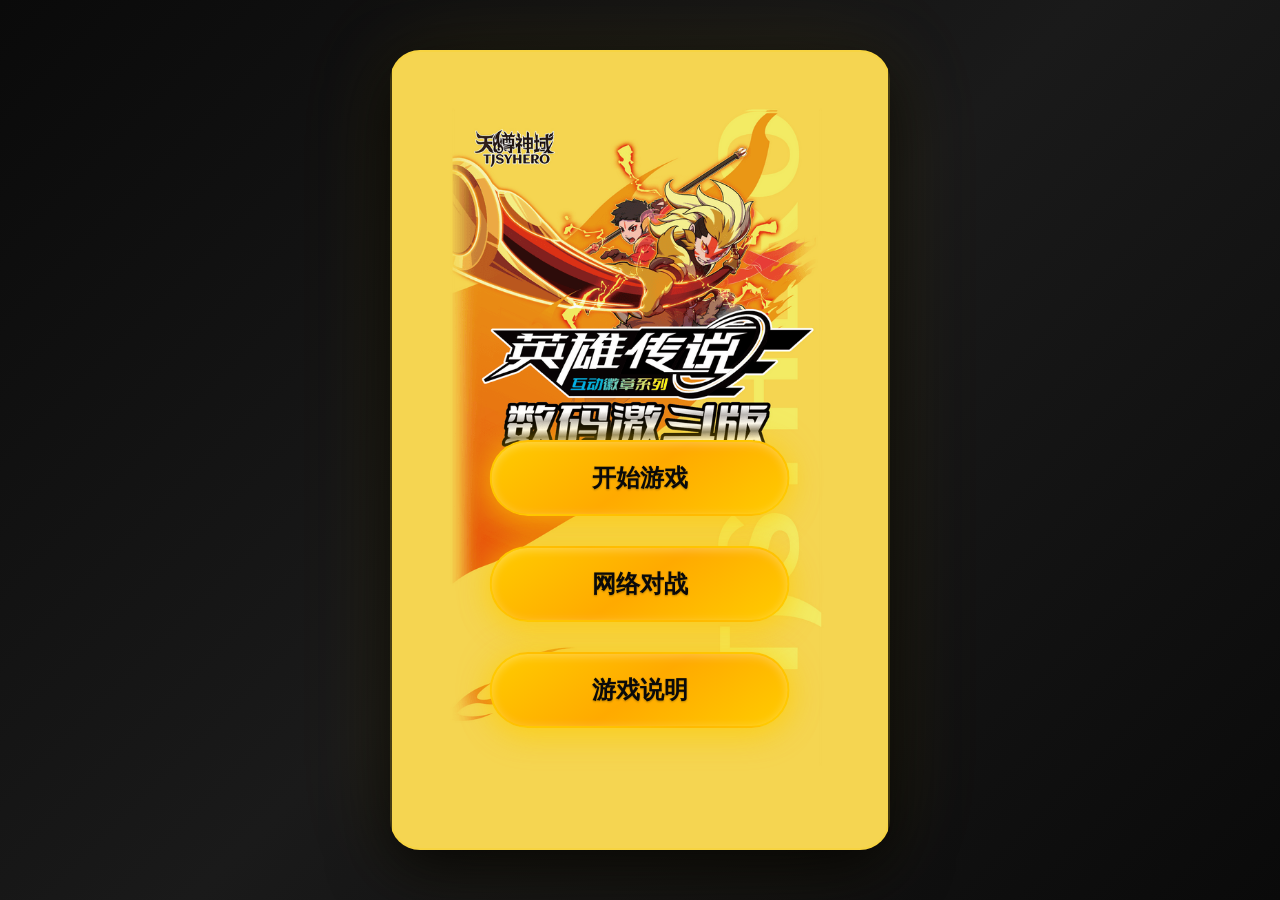
<file: scripts/www/index.html>
<!DOCTYPE html>
<html lang="zh-CN">
<head>
    <meta charset="UTF-8">
    <meta name="viewport" content="width=device-width, initial-scale=1.0">
    <title>天尊神域对战徽章 DEMO</title>
    <link rel="stylesheet" href="styles.css">
</head>
<body>
    <div id="home-container" style="background-image: url('images/home-background.png');">
        <div id="button-container">
            <button id="start-game-btn" class="menu-btn">开始游戏</button>
            <button id="network-game-btn" class="menu-btn">网络对战</button>
            <button id="game-rules-btn" class="menu-btn">游戏说明</button>
        </div>
    </div>

    <div id="rules-modal" class="modal hidden">
        <div class="modal-content">
            <h2>游戏说明</h2>
            <div class="rules-content">
                <p><strong>🎮 基本操作：</strong></p>
                <ul>
                    <li>有圆点环绕的徽章即可开始回合</li>
                    <li>点击徽章使圆点停下，圆点的方位为徽章跳跃方向</li>
                    <li>下方滑动的圆点也是点击停下，决定力度然后跳跃</li>
                </ul>
                
                <p><strong>⚔️ 游戏判定：</strong></p>
                <ul>
                    <li>进攻方徽章压在对方<b style="color: #ff6b6b;">外圈</b> → 扣除 <strong>50%</strong> 生命值</li>
                    <li>进攻方徽章压在对方<b style="color: #ff6b6b;">内圈</b> → 扣除 <strong>100%</strong> 生命值</li>
                    <li>进攻方若造成对方伤害即获得<b style="color: #ffcc00;">无敌效果</b>，直至对方回合结束</li>
                    <li>徽章出界 → 扣除 <strong>25%</strong> 生命值</li>
                    <li>生命值归 0 → 另一方需要2步夺取黄金圣杯才能获得胜利，否则生命值归0的玩家将会复活50%生命值，继续比赛</li>
                </ul>
                
                <p><strong>🗺️ 地图元素：</strong></p>
                <ul>
                    <li><span style="color: #33aa33; font-weight: bold;">❤ 恢复格子</span>：恢复 <strong>50%</strong> 生命值，触发后格子会移动到其他区域</li>
                    <li><span style="color: #aa3333; font-weight: bold;">⚠ 陷阱格子</span>：暂停一回合</li>
                </ul>
            </div>
            <button id="close-rules-btn" class="modal-btn">返回</button>
        </div>
    </div>

    <div id="credits-modal" class="modal hidden">
        <div class="modal-content">
            <h2>制作人员</h2>
            <div class="credits-content">
                <p><strong>游戏设计与开发</strong></p>
                <p>AI Game Studio</p>
                <br>
                <p><strong>特别感谢</strong></p>
                <p>感谢使用本游戏 DEMO 版本</p>
                <br>
                <p><strong>版本信息</strong></p>
                <p>Version 1.0 DEMO</p>
            </div>
            <button id="close-credits-btn" class="modal-btn">返回</button>
        </div>
    </div>

    <script src="home.js"></script>
</body>
</html>
</file>
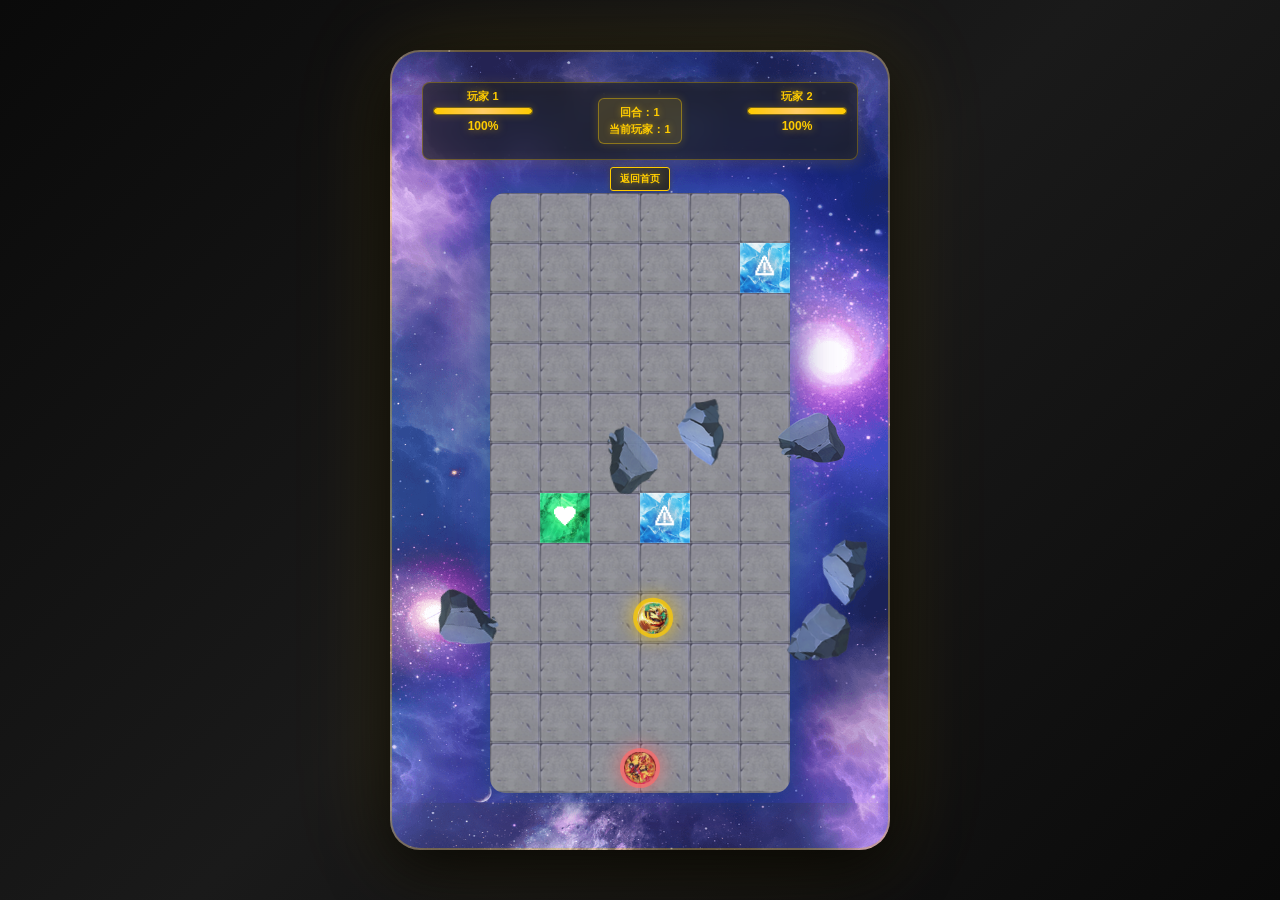
<file: scripts/www/game.html>
<!DOCTYPE html>
<html lang="zh-CN">
<head>
    <meta charset="UTF-8">
    <meta name="viewport" content="width=device-width, initial-scale=1.0">
    <title>天尊神域对战徽章 - 游戏</title>
    <link rel="stylesheet" href="styles.css">
</head>
<body>
    <div id="game-container">
        <div id="ui-top">
            <div id="player1-ui" class="player-ui">
                <div class="player-name">玩家 1</div>
                <div class="health-bar-container">
                    <div id="player1-health" class="health-bar"></div>
                </div>
                <div class="health-text"><span id="player1-health-text">100</span>%</div>
                <div id="player1-skip" class="skip-indicator"></div>
            </div>
            <div id="turn-indicator">
                <div id="turn-text">回合：1</div>
                <div id="current-player">当前玩家：1</div>
            </div>
            <div id="player2-ui" class="player-ui">
                <div class="player-name">玩家 2</div>
                <div class="health-bar-container">
                    <div id="player2-health" class="health-bar"></div>
                </div>
                <div class="health-text"><span id="player2-health-text">100</span>%</div>
                <div id="player2-skip" class="skip-indicator"></div>
            </div>
        </div>
        <div id="game-content">
            <canvas id="game-canvas"></canvas>
        </div>
        <div id="power-slider-container" class="hidden">
            <div class="slider-label">力度调节</div>
            <div id="power-slider">
                <div id="power-handle"></div>
            </div>
        </div>
        <div id="game-over" class="hidden">
            <div id="winner-badge" class="winner-badge"></div>
            <div id="winner-text"></div>
            <button id="restart-btn">重新开始</button>
        </div>
        <button id="back-home-btn" class="back-btn">返回首页</button>
    </div>
    <script src="game.js"></script>
</body>
</html>
</file>
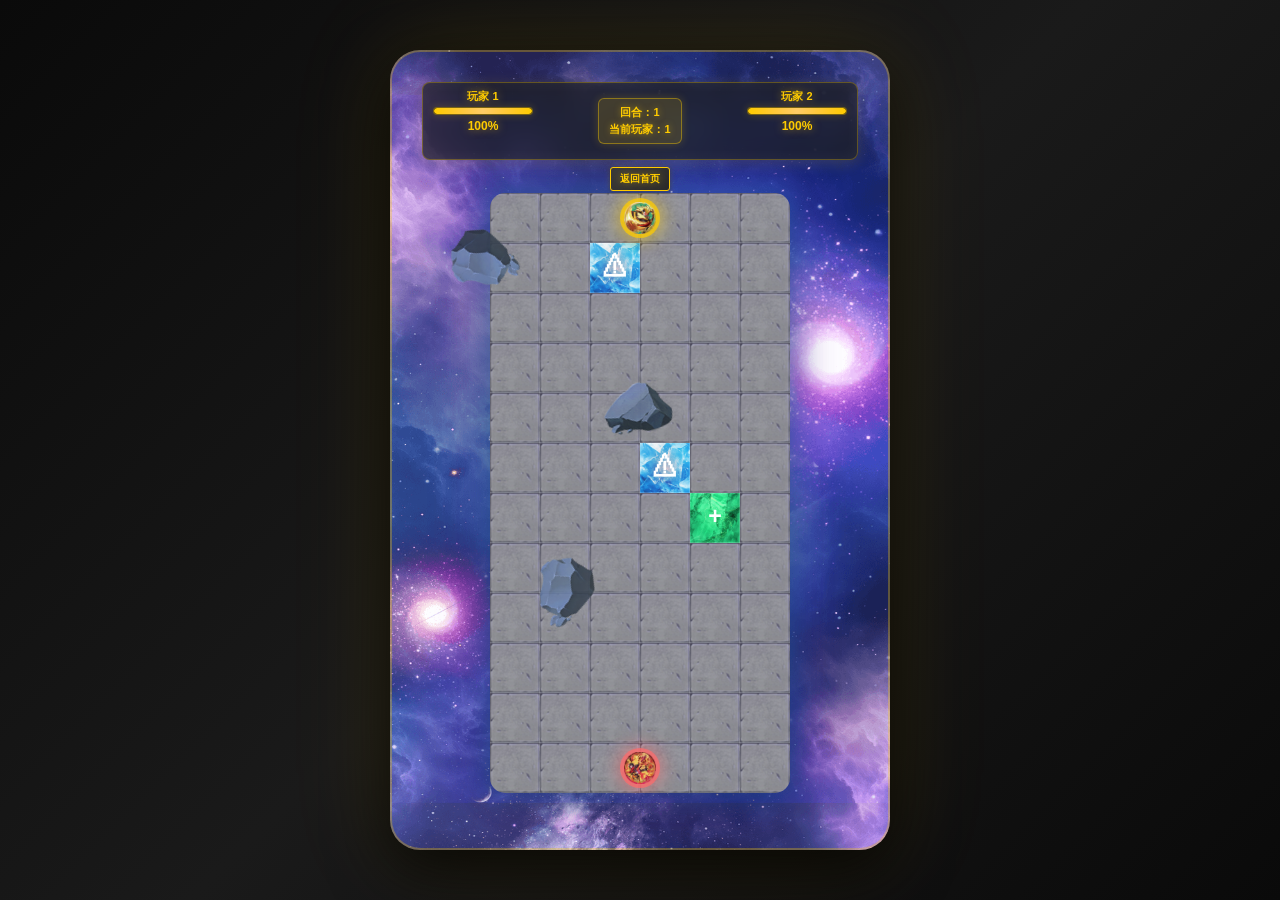
<file: scripts/www/network-game.html>
<!DOCTYPE html>
<html lang="zh-CN">
<head>
    <meta charset="UTF-8">
    <meta name="viewport" content="width=device-width, initial-scale=1.0">
    <title>天尊神域对战徽章 - 网络对战</title>
    <link rel="stylesheet" href="styles.css">
</head>
<body>
    <div id="game-container">
        <div id="ui-top">
            <div id="player1-ui" class="player-ui">
                <div class="player-name">玩家 1</div>
                <div class="health-bar-container">
                    <div id="player1-health" class="health-bar"></div>
                </div>
                <div class="health-text"><span id="player1-health-text">100</span>%</div>
                <div id="player1-skip" class="skip-indicator"></div>
            </div>
            <div id="turn-indicator">
                <div id="turn-text">回合：1</div>
                <div id="current-player">当前玩家：1</div>
            </div>
            <div id="player2-ui" class="player-ui">
                <div class="player-name">玩家 2</div>
                <div class="health-bar-container">
                    <div id="player2-health" class="health-bar"></div>
                </div>
                <div class="health-text"><span id="player2-health-text">100</span>%</div>
                <div id="player2-skip" class="skip-indicator"></div>
            </div>
        </div>
        <div id="game-content">
            <canvas id="game-canvas"></canvas>
        </div>
        <div id="power-slider-container" class="hidden">
            <div class="slider-label">力度调节</div>
            <div id="power-slider">
                <div id="power-handle"></div>
            </div>
        </div>
        <div id="game-over" class="hidden">
            <div id="winner-badge" class="winner-badge"></div>
            <div id="winner-text"></div>
            <button id="restart-btn">重新开始</button>
        </div>
        <button id="back-home-btn" class="back-btn">返回首页</button>
    </div>
    <script src="network-game.js"></script>
</body>
</html>
</file>
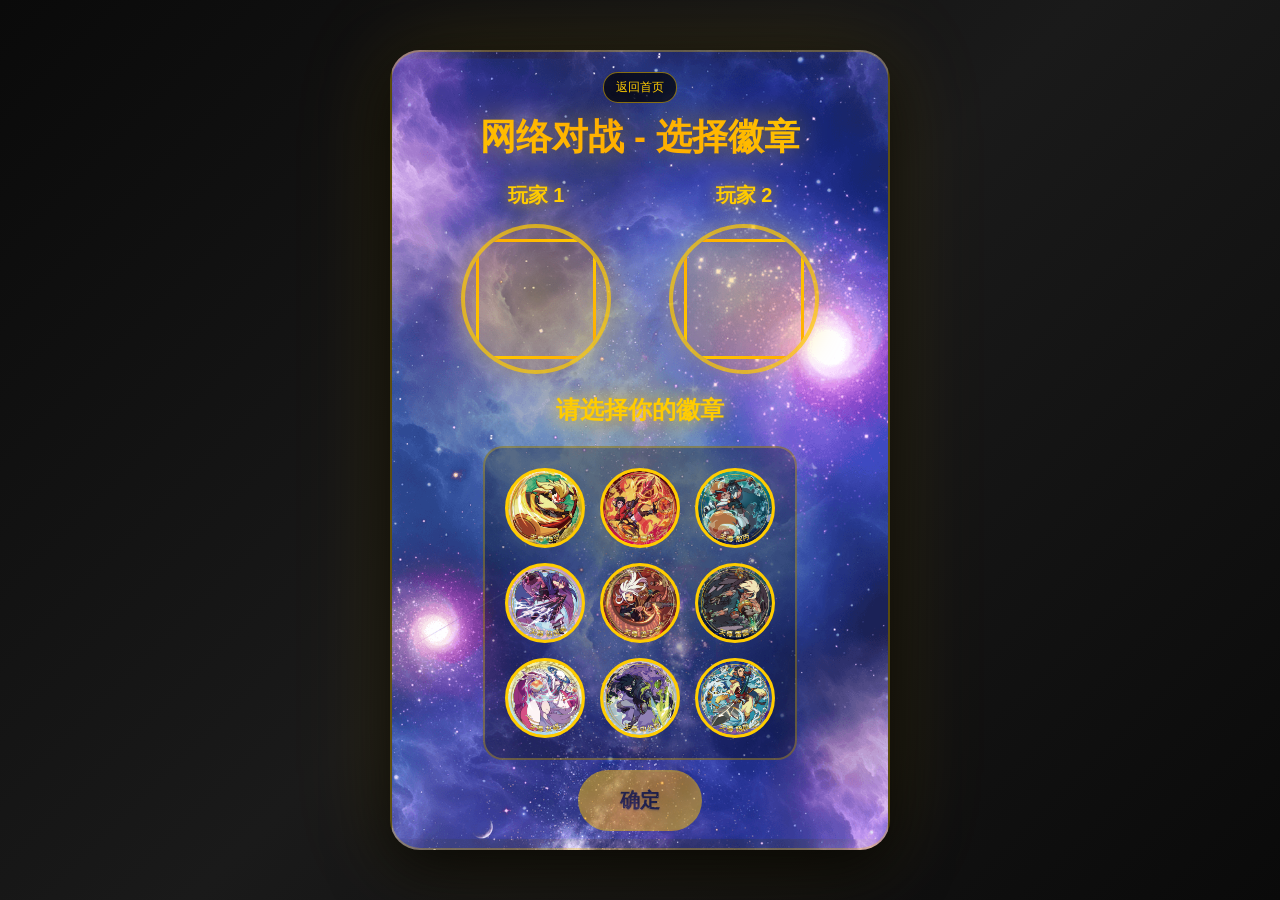
<file: scripts/www/network-select-badge.html>
<!DOCTYPE html>
<html lang="zh-CN">
<head>
    <meta charset="UTF-8">
    <meta name="viewport" content="width=device-width, initial-scale=1.0">
    <title>网络对战 - 选择徽章</title>
    <link rel="stylesheet" href="styles.css">

    <style>
        #select-badge-container {
            text-align: center;
            padding: 20px;
            background-image: url('images/select-background.png');
            background-size: cover;
            background-position: center;
            background-repeat: no-repeat;
            backdrop-filter: blur(20px);
            border-radius: 30px;
            box-shadow: 0 20px 60px rgba(0, 0, 0, 0.8),
                        0 0 100px rgba(255, 204, 0, 0.15);
            border: 2px solid rgba(255, 204, 0, 0.3);
            width: 500px;
            height: 800px;
            display: flex;
            flex-direction: column;
            animation: fadeIn 0.8s ease-out;
            position: relative;
        }

        #select-badge-header {
            display: flex;
            flex-direction: column;
            align-items: center;
            gap: 10px;
            margin-bottom: 20px;
            padding: 0 20px;
        }

        #select-badge-title {
            font-size: 36px;
            background: linear-gradient(45deg, #ffcc00, #ffaa00, #ffcc00, #ffaa00, #ffcc00);
            -webkit-background-clip: text;
            -webkit-text-fill-color: transparent;
            background-clip: text;
            background-size: 300% 300%;
            animation: gradientShift 3s ease infinite;
            text-shadow: 0 0 30px rgba(255, 204, 0, 0.5);
            margin: 0;
        }

        #back-to-home-btn {
            padding: 6px 12px;
            font-size: 12px;
            background: rgba(0, 0, 0, 0.7);
            border: 1px solid rgba(255, 204, 0, 0.5);
            border-radius: 15px;
            cursor: pointer;
            color: #ffcc00;
            transition: all 0.3s ease;
        }

        #back-to-home-btn:hover {
            background: rgba(0, 0, 0, 0.9);
            border-color: #ffcc00;
            box-shadow: 0 0 10px rgba(255, 204, 0, 0.5);
            transform: translateY(-1px);
        }

        #selection-content {
            display: flex;
            flex: 1;
            gap: 20px;
            align-items: flex-start;
            padding-top: 20px;
        }

        /* 玩家预览区 */
        #players-preview-container {
            display: flex;
            justify-content: space-around;
            align-items: center;
            margin-bottom: 20px;
            padding: 0 20px;
        }

        .player-preview {
            text-align: center;
            flex: 1;
        }

        .player-title {
            font-size: 20px;
            color: #ffcc00;
            margin-bottom: 15px;
            text-shadow: 0 0 15px rgba(255, 204, 0, 0.8);
            animation: pulse-glow 2s ease-in-out infinite;
        }

        @keyframes pulse-glow {
            0%, 100% {
                transform: scale(1);
                text-shadow: 0 0 15px rgba(255, 204, 0, 0.8);
            }
            50% {
                transform: scale(1.1);
                text-shadow: 0 0 25px rgba(255, 204, 0, 1), 0 0 35px rgba(255, 204, 0, 0.6);
            }
        }

        .badge-preview {
            width: 150px;
            height: 150px;
            border-radius: 50%;
            background: radial-gradient(circle, rgba(255, 204, 0, 0.3) 0%, rgba(255, 165, 0, 0.2) 70%, transparent 100%);
            border: 4px solid rgba(255, 204, 0, 0.7);
            display: flex;
            justify-content: center;
            align-items: center;
            position: relative;
            overflow: hidden;
            transition: all 0.3s ease;
            box-shadow: 0 0 30px rgba(255, 204, 0, 0.3);
            margin: 0 auto;
        }

        .badge-preview.has-badge {
            border-color: #ffcc00;
            box-shadow: 0 0 40px rgba(255, 204, 0, 0.8);
        }

        .badge-preview-inner {
            width: 100px;
            height: 100px;
            border-radius: 50%;
            background-size: cover;
            background-position: center;
            background-repeat: no-repeat;
            transition: all 0.3s ease;
        }

        .badge-preview.has-badge .badge-preview-inner {
            transform: scale(1.1);
        }

        .badge-preview-outer {
            position: absolute;
            width: 120px;
            height: 120px;
            border-radius: 50%;
            border: 3px solid;
            border-image: linear-gradient(45deg, #ffcc00, #ffaa00, #ffcc00) 1;
            animation: rotate 10s linear infinite;
        }

        @keyframes rotate {
            from { transform: rotate(0deg); }
            to { transform: rotate(360deg); }
        }

        /* 徽章选择区 */
        .selection-area {
            flex: 1;
            display: flex;
            flex-direction: column;
            align-items: center;
            justify-content: center;
            padding-bottom: 20px;
        }

        .selection-title {
            font-size: 24px;
            color: #ffcc00;
            margin-bottom: 20px;
            text-shadow: 0 0 20px rgba(255, 204, 0, 0.8);
            animation: pulse-glow 2s ease-in-out infinite;
            text-align: center;
        }

        .badges-grid {
            display: grid;
            grid-template-columns: repeat(3, 80px);
            gap: 15px;
            padding: 20px;
            background: rgba(0, 0, 0, 0.3);
            border-radius: 20px;
            border: 2px solid rgba(255, 204, 0, 0.3);
            justify-content: center;
        }

        .badge-option {
            width: 80px;
            height: 80px;
            border: 3px solid #ffcc00;
            border-radius: 50%;
            cursor: pointer;
            transition: all 0.3s ease;
            display: flex;
            justify-content: center;
            align-items: center;
            background-size: cover;
            background-position: center;
            position: relative;
            outline: none;
            background-color: #ffcc00;
        }

        .badge-option:hover:not(.selected):not(.disabled) {
            transform: scale(1.1);
            box-shadow: 0 0 20px rgba(255, 204, 0, 0.5);
        }

        .badge-option.selected {
            box-shadow: 0 0 30px rgba(255, 204, 0, 0.8);
            transform: scale(1.1);
            border-color: #ff6b6b;
        }

        .badge-option.disabled {
            opacity: 0.3;
            cursor: not-allowed;
            filter: grayscale(1);
        }

        #action-buttons {
            margin-top: -10px;
            display: flex;
            gap: 20px;
            justify-content: center;
        }

        #confirm-btn, #start-battle-btn {
            padding: 15px 40px;
            font-size: 20px;
            background: linear-gradient(145deg, #ffcc00, #ffaa00, #ffcc00);
            border: 2px solid rgba(255, 204, 0, 0.5);
            border-radius: 50px;
            cursor: pointer;
            font-weight: bold;
            color: #0a0a0a;
            text-shadow: 0 1px 2px rgba(0, 0, 0, 0.3);
            box-shadow: 0 0 30px rgba(255, 204, 0, 0.5), 
                        0 10px 30px rgba(255, 204, 0, 0.4),
                        inset 0 2px 10px rgba(255, 255, 255, 0.3);
            transition: all 0.3s cubic-bezier(0.68, -0.55, 0.265, 1.55);
        }

        #confirm-btn:hover, #start-battle-btn:hover {
            transform: translateY(-5px) scale(1.05);
            box-shadow: 0 0 50px rgba(255, 204, 0, 0.8),
                        0 15px 40px rgba(255, 204, 0, 0.6),
                        inset 0 2px 10px rgba(255, 255, 255, 0.4);
        }

        #confirm-btn:disabled, #start-battle-btn:disabled {
            opacity: 0.5;
            cursor: not-allowed;
            transform: none;
            box-shadow: none;
        }

        @keyframes pulse {
            0%, 100% { transform: scale(1); }
            50% { transform: scale(1.05); }
        }

        #waiting-info {
            margin-top: 20px;
            color: #ffcc00;
            font-size: 16px;
            text-align: center;
        }
    </style>
</head>
<body>
    <div id="select-badge-container">
        <div id="select-badge-header">
            <button id="back-to-home-btn">返回首页</button>
            <h1 id="select-badge-title">网络对战 - 选择徽章</h1>
        </div>
        
        <!-- 玩家预览区 -->
        <div id="players-preview-container">
            <div class="player-preview">
                <h3 class="player-title">玩家 1</h3>
                <div id="player1-preview" class="badge-preview">
                    <div class="badge-preview-outer"></div>
                    <div id="player1-badge-inner" class="badge-preview-inner"></div>
                </div>
            </div>
            
            <div class="player-preview">
                <h3 class="player-title">玩家 2</h3>
                <div id="player2-preview" class="badge-preview">
                    <div class="badge-preview-outer"></div>
                    <div id="player2-badge-inner" class="badge-preview-inner"></div>
                </div>
            </div>
        </div>

        <!-- 徽章选择区 -->
        <div class="selection-area">
            <h2 id="selection-title" class="selection-title">请选择你的徽章</h2>
            <div id="badges-container" class="badges-grid">
                <!-- 徽章选项将通过JavaScript动态生成 -->
            </div>
            <div id="waiting-info" style="display: none;">等待其他玩家选择徽章...</div>
        </div>

        <div id="action-buttons">
            <button id="confirm-btn" disabled>确定</button>
        </div>
    </div>

    <script>
        // Bmob配置
        const BmobAppId = '516f254f000c374ba7093e6562c8953e';
        const BmobRestApiKey = '19d9df1591721fe63dc41533dbf8f2c7';
        const BmobApiBase = 'https://api.bmobcloud.com/1/classes';

        // 解析URL参数
        const urlParams = new URLSearchParams(window.location.search);
        const roomId = urlParams.get('roomId');
        const objectId = urlParams.get('objectId');
        const playerId = urlParams.get('playerId');
        const playerNum = parseInt(urlParams.get('player')) || 1;
        
        // 网络对战模式
        const isNetworkGame = !!roomId;
        
        // 监听房间变化的定时器
        let watchInterval = null;
        
        // 徽章选择页面背景音乐
        const selectBgm = new Audio('audio/select bgm.mp3');
        // 点击音效
        const tapSound = new Audio('audio/tap.mp3');
        
        // 全局变量
        let selectedBadges = {
            player1: null,
            player2: null
        };
        let selectedBadgeIds = []; // 已选择的徽章ID列表
        
        // 初始化徽章选择页面音频
        function initSelectAudio() {
            selectBgm.loop = true;
            selectBgm.volume = 0.5;
            
            // 尝试自动播放
            selectBgm.play().catch(e => {
                console.log('徽章选择页面BGM自动播放失败，等待用户交互:', e);
                // 监听用户交互事件，在用户交互后播放
                function playOnInteraction() {
                    selectBgm.play().catch(e => console.log('徽章选择页面BGM播放失败:', e));
                    // 移除事件监听器，避免重复触发
                    document.removeEventListener('click', playOnInteraction);
                    document.removeEventListener('touchstart', playOnInteraction);
                    document.removeEventListener('keydown', playOnInteraction);
                }
                
                // 添加多种交互事件监听器
                document.addEventListener('click', playOnInteraction);
                document.addEventListener('touchstart', playOnInteraction);
                document.addEventListener('keydown', playOnInteraction);
            });
        }
        
        // 停止徽章选择页面音频
        function stopSelectAudio() {
            selectBgm.pause();
        }
        
        // 播放点击音效
        function playTapSound() {
            tapSound.currentTime = 0;
            tapSound.play().catch(e => console.log('点击音效播放失败:', e));
        }
        
        // 徽章数据
        const badges = [
            { id: 1, name: '天尊悟空', innerImage: 'images/badge1.png' },
            { id: 2, name: '天尊哪吒', innerImage: 'images/badge2.png' },
            { id: 3, name: '徽章3', innerImage: 'images/badge3.png' },
            { id: 4, name: '徽章4', innerImage: 'images/badge4.png' },
            { id: 5, name: '徽章5', innerImage: 'images/badge5.png' },
            { id: 6, name: '徽章6', innerImage: 'images/badge6.png' },
            { id: 7, name: '徽章7', innerImage: 'images/badge7.png' },
            { id: 8, name: '徽章8', innerImage: 'images/badge8.png' },
            { id: 9, name: '徽章9', innerImage: 'images/badge9.png' }
        ];

        // 通用的Bmob请求函数
        async function bmobRequest(url, method = 'GET', data = null) {
            const headers = {
                'X-Bmob-Application-Id': BmobAppId,
                'X-Bmob-REST-API-Key': BmobRestApiKey,
                'Content-Type': 'application/json'
            };

            const options = {
                method: method,
                headers: headers
            };

            if (data) {
                options.body = JSON.stringify(data);
            }

            try {
                const response = await fetch(url, options);
                if (!response.ok) {
                    const error = await response.json();
                    console.error('Bmob请求错误:', error);
                    return null;
                }
                return await response.json();
            } catch (error) {
                console.error('Bmob请求异常:', error);
                return null;
            }
        }

        // 获取房间
        async function getRoom() {
            if (!objectId) return null;
            const url = `${BmobApiBase}/GameRoom/${objectId}`;
            return await bmobRequest(url);
        }

        // 更新房间
        async function updateRoom(updatedRoom) {
            if (!objectId) return null;
            const url = `${BmobApiBase}/GameRoom/${objectId}`;
            return await bmobRequest(url, 'PUT', updatedRoom);
        }

        // 初始化网络游戏
        async function initNetworkGame() {
            if (!roomId) return;
            
            const room = await getRoom();
            if (!room) {
                alert('房间不存在，请重新创建或加入');
                window.location.href = 'room-match.html';
                return;
            }
            
            // 获取房间状态
            if (room.player1BadgeId && room.player1BadgeId !== 0) {
                selectedBadges.player1 = room.player1BadgeId;
                selectedBadgeIds.push(room.player1BadgeId);
                const badge = badges.find(b => b.id === room.player1BadgeId);
                if (badge) {
                    updatePreview('player1', badge);
                }
            }
            
            if (room.player2BadgeId && room.player2BadgeId !== 0) {
                selectedBadges.player2 = room.player2BadgeId;
                selectedBadgeIds.push(room.player2BadgeId);
                const badge = badges.find(b => b.id === room.player2BadgeId);
                if (badge) {
                    updatePreview('player2', badge);
                }
            }
            
            // 生成徽章选项
            generateBadgeOptions();
            
            // 监听房间变化
            watchRoomChanges();
        }

        // 生成徽章选项
        function generateBadgeOptions() {
            const badgesContainer = document.getElementById('badges-container');
            badgesContainer.innerHTML = '';
            badges.forEach(badge => {
                const badgeOption = document.createElement('div');
                badgeOption.className = 'badge-option';
                badgeOption.dataset.badgeId = badge.id;
                
                // 如果徽章已被选择，添加禁用状态
                if (selectedBadgeIds.includes(badge.id)) {
                    badgeOption.classList.add('disabled');
                }
                
                // 设置徽章图片
                if (badge.innerImage) {
                    badgeOption.style.backgroundImage = `url('${badge.innerImage}')`;
                } else {
                    // 默认黄色背景
                    badgeOption.style.backgroundColor = '#ffcc00';
                    badgeOption.style.opacity = '0.7';
                }
                
                // 添加点击事件
                badgeOption.addEventListener('click', function() {
                    if (!this.classList.contains('disabled')) {
                        selectBadge(this);
                    }
                });
                
                badgesContainer.appendChild(badgeOption);
            });
        }

        // 选择徽章
        function selectBadge(badgeElement) {
            // 播放点击音效
            playTapSound();
            
            const badgeId = parseInt(badgeElement.dataset.badgeId);
            const badge = badges.find(b => b.id === badgeId);
            
            if (!badge) return;
            
            // 如果当前玩家已经选择了徽章，先从已选择列表中移除
            const currentPlayer = playerNum === 1 ? 'player1' : 'player2';
            const previousBadgeId = selectedBadges[currentPlayer];
            if (previousBadgeId) {
                const index = selectedBadgeIds.indexOf(previousBadgeId);
                if (index > -1) {
                    selectedBadgeIds.splice(index, 1);
                }
            }
            
            // 更新选中状态
            selectedBadges[currentPlayer] = badgeId;
            selectedBadgeIds.push(badgeId);
            
            // 更新预览
            updatePreview(currentPlayer, badge);
            
            // 重新生成徽章选项
            generateBadgeOptions();
            
            // 启用确定按钮
            document.getElementById('confirm-btn').disabled = false;
        }

        // 更新预览
        function updatePreview(player, badge) {
            const previewElement = player === 'player1' ? document.getElementById('player1-preview') : document.getElementById('player2-preview');
            const innerElement = player === 'player1' ? document.getElementById('player1-badge-inner') : document.getElementById('player2-badge-inner');
            const outerElement = previewElement.querySelector('.badge-preview-outer');
            
            previewElement.classList.add('has-badge');
            
            if (badge.innerImage) {
                innerElement.style.backgroundImage = `url('${badge.innerImage}')`;
            } else {
                innerElement.style.backgroundColor = '#ffcc00';
                innerElement.style.opacity = '0.7';
            }
            
            // 设置外圈颜色
            let outerColor = '';
            switch(badge.id) {
                case 1:
                    outerColor = 'linear-gradient(45deg, #ffcc00, #ffaa00, #ffcc00)'; // 黄色
                    break;
                case 2:
                case 5:
                    outerColor = 'linear-gradient(45deg, #ff3742, #ff1744, #ff3742)'; // 鲜艳红色
                    break;
                case 3:
                case 9:
                    outerColor = 'linear-gradient(45deg, #00b0ff, #0088ff, #00b0ff)'; // 明亮蓝色
                    break;
                case 6:
                    outerColor = 'linear-gradient(45deg, #1dd1a1, #10ac84, #1dd1a1)'; // 绿色
                    break;
                case 4:
                case 7:
                case 8:
                    outerColor = 'linear-gradient(45deg, #d65aff, #8e44ad, #d65aff)'; // 鲜艳紫色
                    break;
                default:
                    outerColor = 'linear-gradient(45deg, #ffcc00, #ffaa00, #ffcc00)'; // 默认黄色
            }
            
            if (outerElement) {
                outerElement.style.borderImage = `${outerColor} 1`;
            }
        }

        // 确认选择
        async function confirmSelection() {
            if (!isNetworkGame) return;
            
            let room = await getRoom();
            if (!room) return;
            
            const currentPlayer = playerNum === 1 ? 'player1' : 'player2';
            
            // 只发送需要更新的字段
            const updateData = {};
            updateData[currentPlayer + 'BadgeId'] = selectedBadges[currentPlayer];
            updateData[currentPlayer + 'Ready'] = true;
            
            await updateRoom(updateData);
            
            // 显示等待信息
            document.getElementById('confirm-btn').style.display = 'none';
            document.getElementById('waiting-info').style.display = 'block';
            
            // 检查是否所有玩家都已确认
            room = await getRoom();
            if (room.player1Ready && room.player2Ready) {
                // 只更新 status 字段
                await updateRoom({ status: 'playing' });
                startNetworkGame();
            }
        }

        // 监听房间变化
        function watchRoomChanges() {
            // 每1秒检查一次房间状态
            watchInterval = setInterval(async () => {
                const room = await getRoom();
                if (!room) {
                    clearInterval(watchInterval);
                    return;
                }
                
                // 更新玩家1徽章
                if (room.player1BadgeId && room.player1BadgeId !== 0 && room.player1BadgeId !== selectedBadges.player1) {
                    selectedBadges.player1 = room.player1BadgeId;
                    if (!selectedBadgeIds.includes(room.player1BadgeId)) {
                        selectedBadgeIds.push(room.player1BadgeId);
                    }
                    const badge = badges.find(b => b.id === room.player1BadgeId);
                    if (badge) {
                        updatePreview('player1', badge);
                        generateBadgeOptions();
                    }
                }
                
                // 更新玩家2徽章
                if (room.player2BadgeId && room.player2BadgeId !== 0 && room.player2BadgeId !== selectedBadges.player2) {
                    selectedBadges.player2 = room.player2BadgeId;
                    if (!selectedBadgeIds.includes(room.player2BadgeId)) {
                        selectedBadgeIds.push(room.player2BadgeId);
                    }
                    const badge = badges.find(b => b.id === room.player2BadgeId);
                    if (badge) {
                        updatePreview('player2', badge);
                        generateBadgeOptions();
                    }
                }
                
                // 检查是否所有玩家都已选择徽章
                if (room.status === "playing") {
                    clearInterval(watchInterval);
                    console.log("所有玩家已选择徽章，开始游戏");
                    startNetworkGame();
                }
            }, 1000);
        }

        // 开始网络游戏
        async function startNetworkGame() {
            if (!roomId) return;
            
            const room = await getRoom();
            if (!room) return;
            
            // 停止徽章选择页面背景音乐
            stopSelectAudio();
            
            // 获取双方徽章
            const player1BadgeId = room.player1BadgeId;
            const player2BadgeId = room.player2BadgeId;
            
            if (player1BadgeId && player1BadgeId !== 0 && player2BadgeId && player2BadgeId !== 0) {
                // 保存选中的徽章到localStorage
                const gameData = {
                    selectedBadges: {
                        player1: player1BadgeId,
                        player2: player2BadgeId
                    },
                    badgeColors: {
                        player1: getBadgeColor(player1BadgeId),
                        player2: getBadgeColor(player2BadgeId)
                    },
                    isAI: false, // 网络对战模式
                    isNetworkGame: true,
                    roomId: roomId,
                    objectId: objectId,
                    playerId: playerId,
                    playerNum: playerNum
                };
                localStorage.setItem('gameData', JSON.stringify(gameData));
                
                // 跳转到游戏页面
                window.location.href = `network-game.html?roomId=${roomId}&objectId=${objectId}&playerId=${playerId}&player=${playerNum}`;
            }
        }

        // 获取徽章颜色
        function getBadgeColor(badgeId) {
            switch(badgeId) {
                case 1: return '#ffcc00'; // 黄色
                case 2:
                case 5: return '#ff3742'; // 鲜艳红色
                case 3:
                case 9: return '#00b0ff'; // 明亮蓝色
                case 6: return '#1dd1a1'; // 绿色
                case 4:
                case 7:
                case 8: return '#d65aff'; // 鲜艳紫色
                default: return '#ffcc00'; // 默认黄色
            }
        }

        document.addEventListener('DOMContentLoaded', async function() {
            // 初始化音频
            initSelectAudio();
            
            const badgesContainer = document.getElementById('badges-container');
            const confirmBtn = document.getElementById('confirm-btn');
            const backToHomeBtn = document.getElementById('back-to-home-btn');
            
            // 生成初始徽章选项
            generateBadgeOptions();

            // 如果是网络游戏模式，初始化网络连接
            if (isNetworkGame) {
                await initNetworkGame();
            }
            
            // 确认按钮点击事件
            confirmBtn.addEventListener('click', async function() {
                playTapSound();
                await confirmSelection();
            });
            
            // 返回首页按钮点击事件
            backToHomeBtn.addEventListener('click', function() {
                // 播放点击音效
                playTapSound();
                // 停止徽章选择页面背景音乐
                stopSelectAudio();
                if (watchInterval) {
                    clearInterval(watchInterval);
                }
                window.location.href = 'index.html';
            });

        });
    </script>
</body>
</html>
</file>
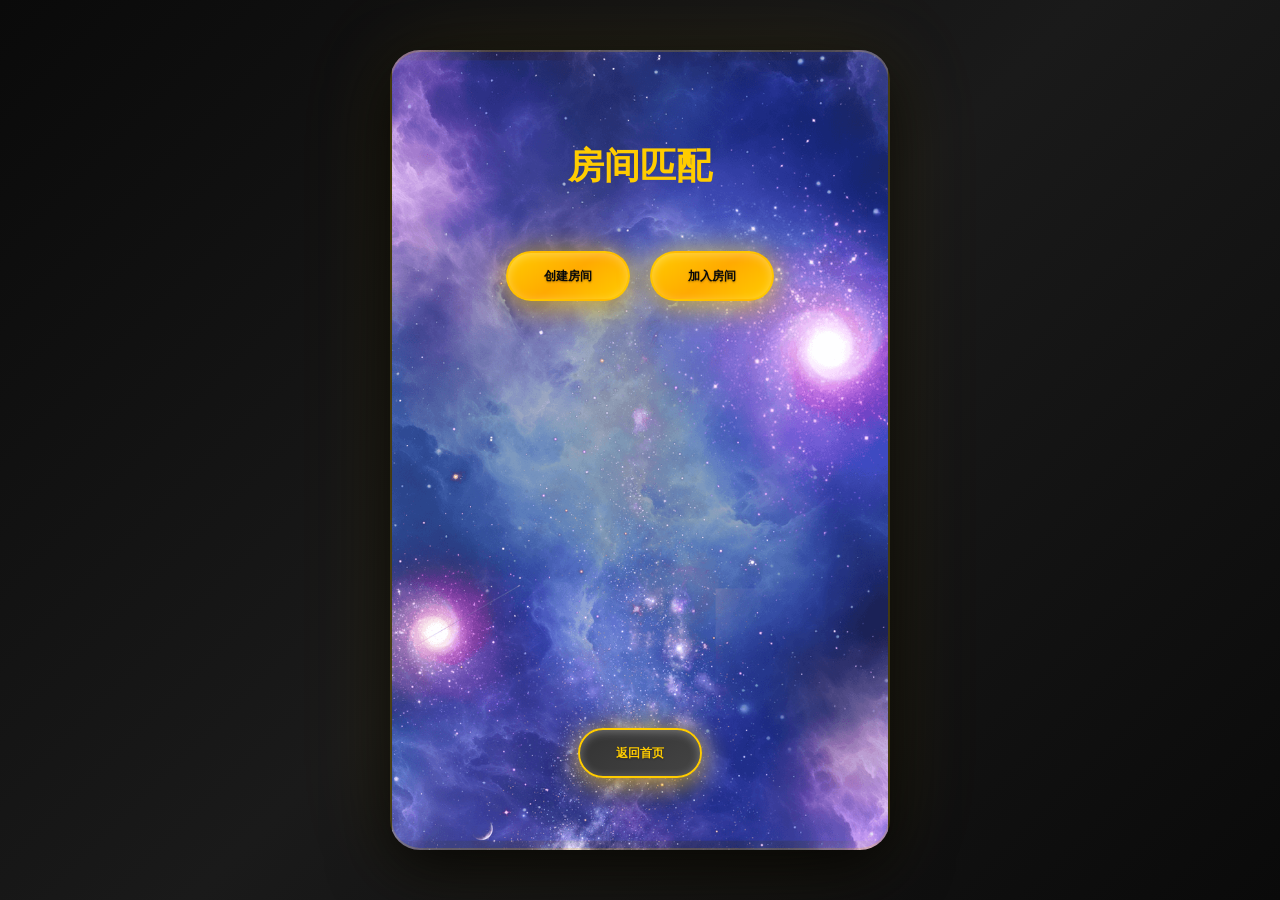
<file: scripts/www/room-match.html>
<!DOCTYPE html>
<html lang="zh-CN">
<head>
    <meta charset="UTF-8">
    <meta name="viewport" content="width=device-width, initial-scale=1.0">
    <title>房间匹配 - 天尊神域对战徽章</title>
    <link rel="stylesheet" href="styles.css">

</head>
<body>
    <div id="room-match-container" style="background-image: url('images/match-background.png'); text-align: center; padding: 40px; background-size: cover; background-position: center; background-repeat: no-repeat; backdrop-filter: blur(20px); border-radius: 30px; box-shadow: 0 20px 60px rgba(0, 0, 0, 0.8), 0 0 100px rgba(255, 204, 0, 0.1); border: 2px solid rgba(255, 204, 0, 0.2); width: 500px; height: 800px; display: flex; flex-direction: column; position: relative; animation: fadeIn 0.8s ease-out;">
        <h2 style="color: #ffcc00; font-size: 36px; margin-top: 50px; margin-bottom: 60px;">房间匹配</h2>
        
        <div id="match-container" style="display: flex; flex-direction: column; align-items: center; gap: 30px; flex: 1;">
            <div style="display: flex; gap: 20px; justify-content: center;">
                <button id="create-room-btn" class="menu-btn" style="width: 120px; height: 50px; font-size: 12px; white-space: nowrap; writing-mode: horizontal-tb; text-orientation: mixed; display: flex; align-items: center; justify-content: center;">创建房间</button>
                <button id="join-room-btn" class="menu-btn" style="width: 120px; height: 50px; font-size: 12px; white-space: nowrap; writing-mode: horizontal-tb; text-orientation: mixed; display: flex; align-items: center; justify-content: center;">加入房间</button>
            </div>
            
            <div id="room-list" style="display: none; width: 200px; max-height: 300px; overflow-y: auto; background: rgba(0, 0, 0, 0.7); border: 2px solid #ffcc00; border-radius: 20px; padding: 20px; margin-top: 20px;">
                <h3 style="color: #ffcc00; margin-top: 0; margin-bottom: 20px; font-size: 16px;">可用房间</h3>
                <div id="room-items"></div>
            </div>
            
            <div id="room-id-display" style="display: none; text-align: center; color: #fff; font-size: 16px;">
                <p>房间ID: <span id="room-id" style="color: #ffcc00; font-weight: bold; font-size: 20px;"></span></p>
                <p style="margin-top: 10px;">等待其他玩家加入...</p>
            </div>
            
            <button id="back-btn" class="menu-btn" style="width: 120px; height: 50px; font-size: 12px; white-space: nowrap; background: linear-gradient(145deg, #333, #444); color: #ffcc00; border: 2px solid #ffcc00; margin-top: auto; margin-bottom: 30px; display: flex; align-items: center; justify-content: center;">返回首页</button>
        </div>
    </div>

    <script>
        // Bmob配置
        const BmobAppId = '516f254f000c374ba7093e6562c8953e';
        const BmobRestApiKey = '19d9df1591721fe63dc41533dbf8f2c7';
        const BmobApiBase = 'https://api.bmobcloud.com/1/classes';

        // 全局变量
        let currentRoomId = null;
        let currentRoomObjectId = null;
        let playerId = 'player_' + Math.random().toString(36).substring(2, 10);
        let watchInterval = null;

        // 音频对象
        const tapSound = new Audio('audio/tap.mp3');

        // 播放点击音效
        function playTapSound() {
            tapSound.currentTime = 0;
            tapSound.play().catch(e => console.log('点击音效播放失败:', e));
        }

        // 通用的Bmob请求函数
        async function bmobRequest(url, method = 'GET', data = null) {
            const headers = {
                'X-Bmob-Application-Id': BmobAppId,
                'X-Bmob-REST-API-Key': BmobRestApiKey,
                'Content-Type': 'application/json'
            };

            const options = {
                method: method,
                headers: headers
            };

            if (data) {
                options.body = JSON.stringify(data);
            }

            console.log('Bmob请求:', method, url, data);

            try {
                const response = await fetch(url, options);
                const responseText = await response.text();
                console.log('Bmob响应状态:', response.status);
                console.log('Bmob响应内容:', responseText);
                
                if (!response.ok) {
                    try {
                        const error = JSON.parse(responseText);
                        console.error('Bmob请求错误:', error);
                        alert('Bmob错误: ' + (error.error || '未知错误'));
                    } catch (e) {
                        console.error('Bmob请求错误(非JSON):', responseText);
                        alert('Bmob错误: ' + responseText);
                    }
                    return null;
                }
                
                try {
                    return JSON.parse(responseText);
                } catch (e) {
                    return responseText;
                }
            } catch (error) {
                console.error('Bmob请求异常:', error);
                alert('网络请求异常: ' + error.message);
                return null;
            }
        }

        // 获取房间列表
        async function getRooms() {
            const url = `${BmobApiBase}/GameRoom?where={"status":"waiting"}`;
            const result = await bmobRequest(url);
            return result ? result.results : [];
        }

        // 保存房间
        async function saveRoom(roomData) {
            const url = `${BmobApiBase}/GameRoom`;
            return await bmobRequest(url, 'POST', roomData);
        }

        // 更新房间
        async function updateRoom(objectId, roomData) {
            const url = `${BmobApiBase}/GameRoom/${objectId}`;
            return await bmobRequest(url, 'PUT', roomData);
        }

        // 获取单个房间
        async function getRoom(objectId) {
            const url = `${BmobApiBase}/GameRoom/${objectId}`;
            return await bmobRequest(url);
        }

        // 创建房间
        async function createRoom() {
            const roomId = 'room_' + Math.random().toString(36).substring(2, 10);
            const newRoom = {
                id: roomId,
                status: "waiting",
                player1Id: playerId,
                player1BadgeId: 0,
                player1Ready: false,
                player2Id: "",
                player2BadgeId: 0,
                player2Ready: false
            };

            const result = await saveRoom(newRoom);
            if (result) {
                currentRoomId = roomId;
                currentRoomObjectId = result.objectId;
                console.log("房间创建成功，ID:", currentRoomId, "objectId:", currentRoomObjectId);
                document.getElementById("room-id").textContent = currentRoomId;
                document.getElementById("room-id-display").style.display = "block";
                document.getElementById("room-list").style.display = "none";
                watchRoomChanges(currentRoomObjectId);
            } else {
                alert("创建房间失败，请稍后重试");
            }
        }

        // 加入房间
        async function joinRoom(roomObjectId, roomId) {
            const room = await getRoom(roomObjectId);
            if (!room) {
                alert("房间不存在");
                return;
            }

            // 检查房间是否已满
            if (room.player2Id) {
                alert("房间已满");
                return;
            }

            // 只发送需要更新的字段
            const updateData = {
                player2Id: playerId,
                player2Ready: false,
                player2BadgeId: 0
            };
            
            if (room.status === "waiting") {
                updateData.status = "ready";
            }

            const result = await updateRoom(roomObjectId, updateData);
            if (result) {
                currentRoomId = roomId;
                currentRoomObjectId = roomObjectId;
                console.log("加入房间成功");
                window.location.href = `network-select-badge.html?roomId=${roomId}&objectId=${roomObjectId}&playerId=${playerId}&player=2`;
            } else {
                alert("加入房间失败，请稍后重试");
            }
        }

        // 获取房间列表
        async function getRoomList() {
            const rooms = await getRooms();
            const roomItems = document.getElementById("room-items");
            roomItems.innerHTML = '';
            
            if (!rooms || rooms.length === 0) {
                roomItems.innerHTML = '<p style="color: #fff; text-align: center;">暂无可用房间</p>';
            } else {
                rooms.forEach(room => {
                    const roomId = room.id;
                    const roomObjectId = room.objectId;
                    const roomItem = document.createElement('div');
                    roomItem.style.cssText = `
                        padding: 15px;
                        margin-bottom: 10px;
                        background: rgba(255, 255, 255, 0.1);
                        border: 1px solid #ffcc00;
                        border-radius: 10px;
                        cursor: pointer;
                        transition: all 0.3s ease;
                    `;
                    roomItem.innerHTML = `<span style="color: #ffcc00; font-weight: bold;">房间 ${roomId.substring(0, 8)}...</span>`;
                    
                    roomItem.addEventListener('click', function() {
                        playTapSound();
                        joinRoom(roomObjectId, roomId);
                    });
                    
                    roomItems.appendChild(roomItem);
                });
            }
            
            document.getElementById("room-list").style.display = "block";
            document.getElementById("room-id-display").style.display = "none";
        }

        // 监听房间变化
        function watchRoomChanges(objectId) {
            if (watchInterval) {
                clearInterval(watchInterval);
            }

            watchInterval = setInterval(async () => {
                const room = await getRoom(objectId);
                if (room && room.status === "ready") {
                    clearInterval(watchInterval);
                    console.log("其他玩家加入房间，开始游戏");
                    window.location.href = `network-select-badge.html?roomId=${currentRoomId}&objectId=${currentRoomObjectId}&playerId=${playerId}&player=1`;
                }
            }, 1000);
        }

        // 等待DOM加载完成
        document.addEventListener('DOMContentLoaded', function() {
            const createRoomBtn = document.getElementById('create-room-btn');
            const joinRoomBtn = document.getElementById('join-room-btn');
            const backBtn = document.getElementById('back-btn');
            
            if (createRoomBtn) {
                createRoomBtn.addEventListener('click', function() {
                    playTapSound();
                    createRoom();
                });
            }
            
            if (joinRoomBtn) {
                joinRoomBtn.addEventListener('click', function() {
                    playTapSound();
                    getRoomList();
                });
            }
            
            if (backBtn) {
                backBtn.addEventListener('click', function() {
                    playTapSound();
                    if (watchInterval) {
                        clearInterval(watchInterval);
                    }
                    window.location.href = 'index.html';
                });
            }
        });
    </script>
</body>
</html>
</file>
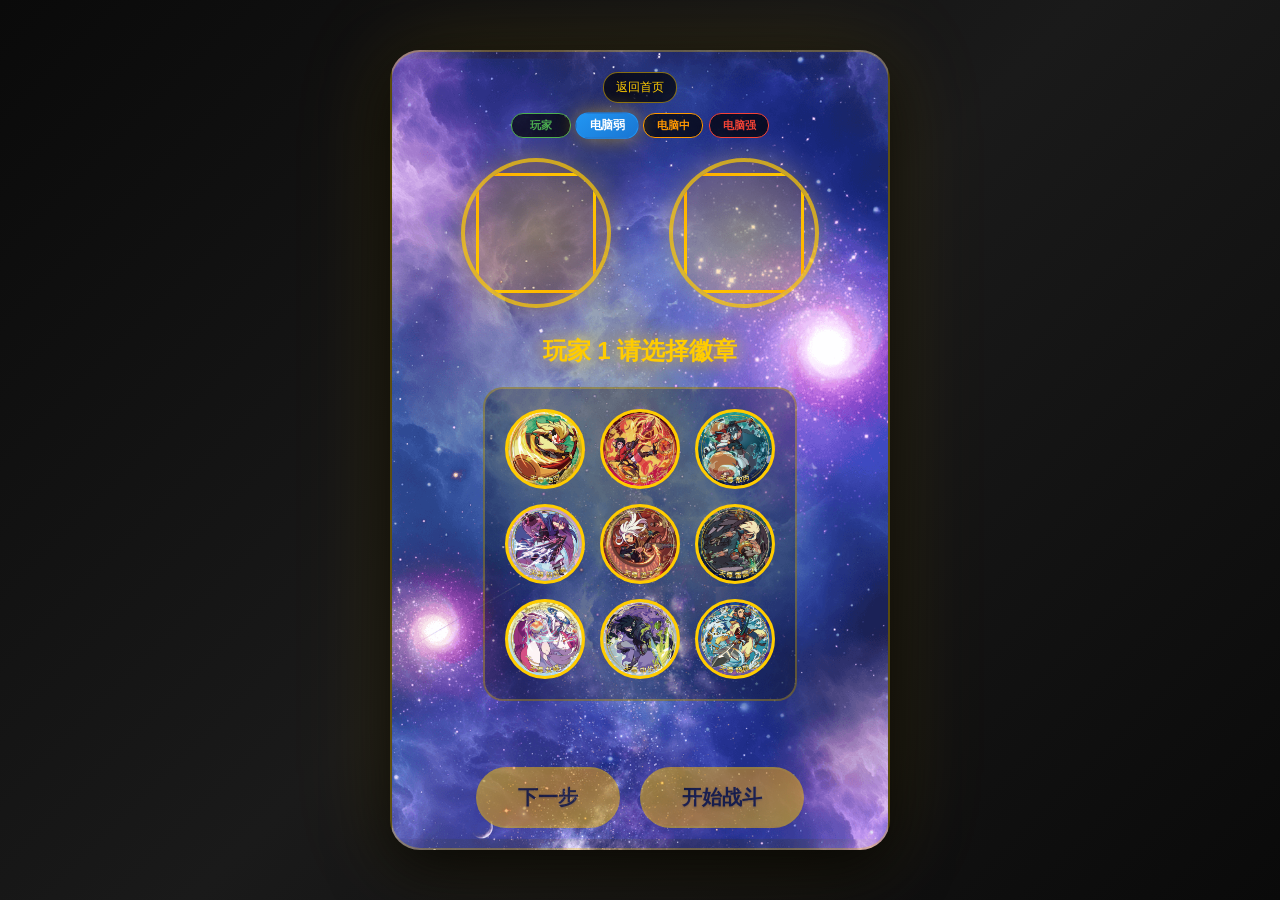
<file: scripts/www/select-badge.html>
<!DOCTYPE html>
<html lang="zh-CN">
<head>
    <meta charset="UTF-8">
    <meta name="viewport" content="width=device-width, initial-scale=1.0">
    <title>选择徽章 - 天尊神域对战徽章</title>
    <link rel="stylesheet" href="styles.css">
    <style>
        #select-badge-container {
            text-align: center;
            padding: 20px;
            background-image: url('images/select-background.png');
            background-size: cover;
            background-position: center;
            background-repeat: no-repeat;
            backdrop-filter: blur(20px);
            border-radius: 30px;
            box-shadow: 0 20px 60px rgba(0, 0, 0, 0.8),
                        0 0 100px rgba(255, 204, 0, 0.15);
            border: 2px solid rgba(255, 204, 0, 0.3);
            width: 500px;
            height: 800px;
            display: flex;
            flex-direction: column;
            animation: fadeIn 0.8s ease-out;
            position: relative;
        }

        #select-badge-header {
            display: flex;
            flex-direction: column;
            align-items: center;
            gap: 10px;
            margin-bottom: 20px;
            padding: 0 20px;
        }

        #select-badge-title {
            font-size: 36px;
            background: linear-gradient(45deg, #ffcc00, #ffaa00, #ffcc00, #ffaa00, #ffcc00);
            -webkit-background-clip: text;
            -webkit-text-fill-color: transparent;
            background-clip: text;
            background-size: 300% 300%;
            animation: gradientShift 3s ease infinite;
            text-shadow: 0 0 30px rgba(255, 204, 0, 0.5);
            margin: 0;
        }

        #back-to-home-btn {
            padding: 6px 12px;
            font-size: 12px;
            background: rgba(0, 0, 0, 0.7);
            border: 1px solid rgba(255, 204, 0, 0.5);
            border-radius: 15px;
            cursor: pointer;
            color: #ffcc00;
            transition: all 0.3s ease;
        }

        #back-to-home-btn:hover {
            background: rgba(0, 0, 0, 0.9);
            border-color: #ffcc00;
            box-shadow: 0 0 10px rgba(255, 204, 0, 0.5);
            transform: translateY(-1px);
        }

        #selection-content {
            display: flex;
            flex: 1;
            gap: 20px;
            align-items: flex-start;
            padding-top: 20px;
        }

        /* 玩家预览区 */
        #players-preview-container {
            display: flex;
            justify-content: space-around;
            align-items: center;
            margin-bottom: 20px;
            padding: 0 20px;
        }

        .player-preview {
            text-align: center;
            flex: 1;
        }

        .player-title {
            font-size: 20px;
            color: #ffcc00;
            margin-bottom: 15px;
            text-shadow: 0 0 15px rgba(255, 204, 0, 0.8);
            animation: pulse-glow 2s ease-in-out infinite;
        }

        @keyframes pulse-glow {
            0%, 100% {
                transform: scale(1);
                text-shadow: 0 0 15px rgba(255, 204, 0, 0.8);
            }
            50% {
                transform: scale(1.1);
                text-shadow: 0 0 25px rgba(255, 204, 0, 1), 0 0 35px rgba(255, 204, 0, 0.6);
            }
        }

        .badge-preview {
            width: 150px;
            height: 150px;
            border-radius: 50%;
            background: radial-gradient(circle, rgba(255, 204, 0, 0.3) 0%, rgba(255, 165, 0, 0.2) 70%, transparent 100%);
            border: 4px solid rgba(255, 204, 0, 0.7);
            display: flex;
            justify-content: center;
            align-items: center;
            position: relative;
            overflow: hidden;
            transition: all 0.3s ease;
            box-shadow: 0 0 30px rgba(255, 204, 0, 0.3);
            margin: 0 auto;
        }

        .badge-preview.has-badge {
            border-color: #ffcc00;
            box-shadow: 0 0 40px rgba(255, 204, 0, 0.8);
        }

        .badge-preview-inner {
            width: 100px;
            height: 100px;
            border-radius: 50%;
            background-size: cover;
            background-position: center;
            background-repeat: no-repeat;
            transition: all 0.3s ease;
        }

        .badge-preview.has-badge .badge-preview-inner {
            transform: scale(1.1);
        }

        .badge-preview-outer {
            position: absolute;
            width: 120px;
            height: 120px;
            border-radius: 50%;
            border: 3px solid;
            border-image: linear-gradient(45deg, #ffcc00, #ffaa00, #ffcc00) 1;
            animation: rotate 10s linear infinite;
        }

        @keyframes rotate {
            from { transform: rotate(0deg); }
            to { transform: rotate(360deg); }
        }

        /* 徽章选择区 */
        .selection-area {
            flex: 1;
            display: flex;
            flex-direction: column;
            align-items: center;
            justify-content: center;
            padding-bottom: 20px;
        }

        .selection-title {
            font-size: 24px;
            color: #ffcc00;
            margin-bottom: 20px;
            text-shadow: 0 0 20px rgba(255, 204, 0, 0.8);
            animation: pulse-glow 2s ease-in-out infinite;
            text-align: center;
        }

        .badges-grid {
            display: grid;
            grid-template-columns: repeat(3, 80px);
            gap: 15px;
            padding: 20px;
            background: rgba(0, 0, 0, 0.3);
            border-radius: 20px;
            border: 2px solid rgba(255, 204, 0, 0.3);
            justify-content: center;
        }

        .badge-option {
            width: 80px;
            height: 80px;
            border: 3px solid #ffcc00;
            border-radius: 50%;
            cursor: pointer;
            transition: all 0.3s ease;
            display: flex;
            justify-content: center;
            align-items: center;
            background-size: cover;
            background-position: center;
            position: relative;
            outline: none;
            background-color: #ffcc00;
        }

        .badge-option:hover:not(.selected):not(.disabled) {
            transform: scale(1.1);
            box-shadow: 0 0 20px rgba(255, 204, 0, 0.5);
        }

        .badge-option.selected {
            box-shadow: 0 0 30px rgba(255, 204, 0, 0.8);
            transform: scale(1.1);
            border-color: #ff6b6b;
        }

        .badge-option.disabled {
            opacity: 0.3;
            cursor: not-allowed;
            filter: grayscale(1);
        }

        /* AI难度选择按钮样式 */
        .ai-difficulty-container {
            display: flex;
            gap: 6px;
            align-items: center;
            justify-content: center;
            flex-wrap: wrap;
        }

        .ai-difficulty-btn {
            padding: 4px 8px;
            border: 1px solid;
            border-radius: 12px;
            background: rgba(0, 0, 0, 0.7);
            color: white;
            font-weight: bold;
            cursor: pointer;
            transition: all 0.3s ease;
            font-size: 11px;
            min-width: 60px;
            text-align: center;
        }

        .ai-difficulty-btn:hover {
            transform: translateY(-1px);
            box-shadow: 0 2px 8px rgba(0, 0, 0, 0.3);
        }

        .ai-difficulty-btn.active {
            transform: scale(1.05);
            box-shadow: 0 0 20px rgba(255, 204, 0, 0.5);
        }

        /* 玩家按钮 */
        .player-btn {
            border-color: #4CAF50;
            color: #4CAF50;
        }

        .player-btn.active {
            background: linear-gradient(145deg, #4CAF50, #45a049);
            color: white;
            border-color: #4CAF50;
        }

        /* 简单AI按钮 */
        .easy-btn {
            border-color: #2196F3;
            color: #2196F3;
        }

        .easy-btn.active {
            background: linear-gradient(145deg, #2196F3, #1976D2);
            color: white;
            border-color: #2196F3;
        }

        /* 中等AI按钮 */
        .medium-btn {
            border-color: #FF9800;
            color: #FF9800;
        }

        .medium-btn.active {
            background: linear-gradient(145deg, #FF9800, #F57C00);
            color: white;
            border-color: #FF9800;
        }

        /* 困难AI按钮 */
        .hard-btn {
            border-color: #f44336;
            color: #f44336;
        }

        .hard-btn.active {
            background: linear-gradient(145deg, #f44336, #da190b);
            color: white;
            border-color: #f44336;
        }
        #action-buttons {
            margin-top: 40px;
            display: flex;
            gap: 20px;
            justify-content: center;
        }

        #next-btn, #start-battle-btn {
            padding: 15px 40px;
            font-size: 20px;
            background: linear-gradient(145deg, #ffcc00, #ffaa00, #ffcc00);
            border: 2px solid rgba(255, 204, 0, 0.5);
            border-radius: 50px;
            cursor: pointer;
            font-weight: bold;
            color: #0a0a0a;
            text-shadow: 0 1px 2px rgba(0, 0, 0, 0.3);
            box-shadow: 0 0 30px rgba(255, 204, 0, 0.5), 
                        0 10px 30px rgba(255, 204, 0, 0.4),
                        inset 0 2px 10px rgba(255, 255, 255, 0.3);
            transition: all 0.3s cubic-bezier(0.68, -0.55, 0.265, 1.55);
        }

        #next-btn:hover, #start-battle-btn:hover {
            transform: translateY(-5px) scale(1.05);
            box-shadow: 0 0 50px rgba(255, 204, 0, 0.8),
                        0 15px 40px rgba(255, 204, 0, 0.6),
                        inset 0 2px 10px rgba(255, 255, 255, 0.4);
        }

        #next-btn:disabled, #start-battle-btn:disabled {
            opacity: 0.5;
            cursor: not-allowed;
            transform: none;
            box-shadow: none;
        }

        @keyframes pulse {
            0%, 100% { transform: scale(1); }
            50% { transform: scale(1.05); }
        }
    </style>
</head>
<body>
    <div id="select-badge-container">
        <div id="select-badge-header">
            <button id="back-to-home-btn">返回首页</button>
            <!-- AI难度选择按钮组 -->
            <div id="ai-difficulty-container" class="ai-difficulty-container">
                <button class="ai-difficulty-btn player-btn" data-difficulty="player">玩家</button>
                <button class="ai-difficulty-btn easy-btn active" data-difficulty="easy">电脑弱</button>
                <button class="ai-difficulty-btn medium-btn" data-difficulty="medium">电脑中</button>
                <button class="ai-difficulty-btn hard-btn" data-difficulty="hard">电脑强</button>
            </div>
        </div>
        
        <!-- 玩家预览区 -->
        <div id="players-preview-container">
            <div class="player-preview">
                <div id="player1-preview" class="badge-preview">
                    <div class="badge-preview-outer"></div>
                    <div id="player1-badge-inner" class="badge-preview-inner"></div>
                </div>
            </div>
            
            <div class="player-preview">
                <div id="player2-preview" class="badge-preview">
                    <div class="badge-preview-outer"></div>
                    <div id="player2-badge-inner" class="badge-preview-inner"></div>
                </div>
            </div>
        </div>

        <!-- 徽章选择区 -->
        <div class="selection-area">
            <h2 id="selection-title" class="selection-title">玩家 1 请选择徽章</h2>
            <div id="badges-container" class="badges-grid">
                <!-- 徽章选项将通过JavaScript动态生成 -->
            </div>
        </div>

        <div id="action-buttons">
            <button id="next-btn" disabled>下一步</button>
            <button id="start-battle-btn" disabled>开始战斗</button>
        </div>
    </div>

    <script>
        // 徽章选择页面背景音乐
        const selectBgm = new Audio('audio/select bgm.mp3');
        // 点击音效
        const tapSound = new Audio('audio/tap.mp3');
        
        // 初始化徽章选择页面音频
        function initSelectAudio() {
            selectBgm.loop = true;
            selectBgm.volume = 0.5;
            
            // 尝试自动播放
            selectBgm.play().catch(e => {
                console.log('徽章选择页面BGM自动播放失败，等待用户交互:', e);
                // 监听用户交互事件，在用户交互后播放
                function playOnInteraction() {
                    selectBgm.play().catch(e => console.log('徽章选择页面BGM播放失败:', e));
                    // 移除事件监听器，避免重复触发
                    document.removeEventListener('click', playOnInteraction);
                    document.removeEventListener('touchstart', playOnInteraction);
                    document.removeEventListener('keydown', playOnInteraction);
                }
                
                // 添加多种交互事件监听器
                document.addEventListener('click', playOnInteraction);
                document.addEventListener('touchstart', playOnInteraction);
                document.addEventListener('keydown', playOnInteraction);
            });
        }
        
        // 停止徽章选择页面音频
        function stopSelectAudio() {
            selectBgm.pause();
        }
        
        // 播放点击音效
        function playTapSound() {
            tapSound.currentTime = 0;
            tapSound.play().catch(e => console.log('点击音效播放失败:', e));
        }
        
        // 徽章数据
        const badges = [
            { id: 1, name: '天尊悟空', innerImage: 'images/badge1.png' },
            { id: 2, name: '天尊哪吒', innerImage: 'images/badge2.png' },
            { id: 3, name: '徽章3', innerImage: 'images/badge3.png' },
            { id: 4, name: '徽章4', innerImage: 'images/badge4.png' },
            { id: 5, name: '徽章5', innerImage: 'images/badge5.png' },
            { id: 6, name: '徽章6', innerImage: 'images/badge6.png' },
            { id: 7, name: '徽章7', innerImage: 'images/badge7.png' },
            { id: 8, name: '徽章8', innerImage: 'images/badge8.png' },
            { id: 9, name: '徽章9', innerImage: 'images/badge9.png' }
        ];

        let selectedBadges = {
            player1: null,
            player2: null
        };

        document.addEventListener('DOMContentLoaded', function() {
            // 初始化音频
            initSelectAudio();
            
            const badgesContainer = document.getElementById('badges-container');
            const startBattleBtn = document.getElementById('start-battle-btn');
            const nextBtn = document.getElementById('next-btn');
            const backToHomeBtn = document.getElementById('back-to-home-btn');
            const selectionTitle = document.getElementById('selection-title');
            const player1BadgePreview = document.getElementById('player1-preview');
            const player2BadgePreview = document.getElementById('player2-preview');
            const player1BadgeInner = document.getElementById('player1-badge-inner');
            const player2BadgeInner = document.getElementById('player2-badge-inner');

            let currentPlayer = 'player1'; // 当前选择的玩家
            let selectedBadgeIds = []; // 已选择的徽章ID列表

            // 生成徽章选项
            function generateBadgeOptions() {
                badgesContainer.innerHTML = '';
                badges.forEach(badge => {
                    const badgeOption = document.createElement('div');
                    badgeOption.className = 'badge-option';
                    badgeOption.dataset.badgeId = badge.id;
                    
                    // 如果徽章已被选择，添加禁用状态
                    if (selectedBadgeIds.includes(badge.id)) {
                        badgeOption.classList.add('disabled');
                    }
                    
                    // 设置徽章图片
                    if (badge.innerImage) {
                        badgeOption.style.backgroundImage = `url('${badge.innerImage}')`;
                    } else {
                        // 默认黄色背景
                        badgeOption.style.backgroundColor = '#ffcc00';
                        badgeOption.style.opacity = '0.7';
                    }
                    
                    // 添加点击事件
                    badgeOption.addEventListener('click', function() {
                        if (!this.classList.contains('disabled')) {
                            selectBadge(this);
                        }
                    });
                    
                    badgesContainer.appendChild(badgeOption);
                });
            }

            // 选择徽章
            function selectBadge(badgeElement) {
                // 播放点击音效
                playTapSound();
                
                const badgeId = parseInt(badgeElement.dataset.badgeId);
                const badge = badges.find(b => b.id === badgeId);
                
                if (!badge) return;
                
                // 如果当前玩家已经选择了徽章，先从已选择列表中移除
                const previousBadgeId = selectedBadges[currentPlayer];
                if (previousBadgeId) {
                    const index = selectedBadgeIds.indexOf(previousBadgeId);
                    if (index > -1) {
                        selectedBadgeIds.splice(index, 1);
                    }
                }
                
                // 更新选中状态
                selectedBadges[currentPlayer] = badgeId;
                selectedBadgeIds.push(badgeId);
                
                // 更新预览
                updatePreview(currentPlayer, badge);
                
                // 重新生成徽章选项
                generateBadgeOptions();
                
                // 检查当前玩家是否选择完成
                if (currentPlayer === 'player1') {
                    // 玩家1选择完成，启用下一步按钮
                    nextBtn.disabled = false;
                } else {
                    // 玩家2选择完成，检查是否可以开始游戏
                    checkStartGame();
                }
            }

            // 更新预览
            function updatePreview(player, badge) {
                const previewElement = player === 'player1' ? player1BadgePreview : player2BadgePreview;
                const innerElement = player === 'player1' ? player1BadgeInner : player2BadgeInner;
                const outerElement = previewElement.querySelector('.badge-preview-outer');
                
                previewElement.classList.add('has-badge');
                
                if (badge.innerImage) {
                    innerElement.style.backgroundImage = `url('${badge.innerImage}')`;
                } else {
                    innerElement.style.backgroundColor = '#ffcc00';
                    innerElement.style.opacity = '0.7';
                }
                
                // 设置外圈颜色
                let outerColor = '';
                switch(badge.id) {
                    case 1:
                        outerColor = 'linear-gradient(45deg, #ffcc00, #ffaa00, #ffcc00)'; // 黄色
                        break;
                    case 2:
                    case 5:
                        outerColor = 'linear-gradient(45deg, #ff3742, #ff1744, #ff3742)'; // 鲜艳红色
                        break;
                    case 3:
                    case 9:
                        outerColor = 'linear-gradient(45deg, #00b0ff, #0088ff, #00b0ff)'; // 明亮蓝色
                        break;
                    case 6:
                        outerColor = 'linear-gradient(45deg, #1dd1a1, #10ac84, #1dd1a1)'; // 绿色
                        break;
                    case 4:
                    case 7:
                    case 8:
                        outerColor = 'linear-gradient(45deg, #d65aff, #8e44ad, #d65aff)'; // 鲜艳紫色
                        break;
                    default:
                        outerColor = 'linear-gradient(45deg, #ffcc00, #ffaa00, #ffcc00)'; // 默认黄色
                }
                
                if (outerElement) {
                    outerElement.style.borderImage = `${outerColor} 1`;
                }
            }

            // 切换到玩家2选择
            function switchToPlayer2() {
                currentPlayer = 'player2';
                selectionTitle.textContent = '玩家 2 请选择徽章';
                nextBtn.disabled = true;
                nextBtn.style.display = 'none';
                startBattleBtn.style.display = 'inline-block';
                
                // 重新生成徽章选项（已禁用玩家1选择的徽章）
                generateBadgeOptions();
            }

            // 检查是否可以开始游戏
            function checkStartGame() {
                if (selectedBadges.player1 && selectedBadges.player2) {
                    startBattleBtn.disabled = false;
                } else {
                    startBattleBtn.disabled = true;
                }
            }

            // 生成初始徽章选项
            generateBadgeOptions();

            // 获取AI难度按钮
            const difficultyBtns = document.querySelectorAll('.ai-difficulty-btn');
            let currentDifficulty = 'easy'; // 默认难度
            
            // 难度按钮点击事件
            difficultyBtns.forEach(btn => {
                btn.addEventListener('click', function() {
                    // 播放点击音效
                    playTapSound();
                    
                    // 移除所有按钮的active状态
                    difficultyBtns.forEach(b => b.classList.remove('active'));
                    // 添加当前按钮的active状态
                    this.classList.add('active');
                    // 更新当前难度
                    currentDifficulty = this.dataset.difficulty;
                    console.log('选择的难度:', currentDifficulty);
                    
                    // 根据难度调整界面
                    if (currentDifficulty !== 'player') {
                        // AI模式：自动选择玩家1的徽章
                        if (!selectedBadges.player1) {
                            const defaultBadge = badges[0]; // 使用第一个徽章作为默认
                            selectedBadges.player1 = defaultBadge.id;
                            selectedBadgeIds = [defaultBadge.id];
                            updatePreview('player1', defaultBadge);
                            generateBadgeOptions();
                            nextBtn.disabled = false;
                        }
                    }
                });
            });

            // 下一步按钮点击事件
            nextBtn.addEventListener('click', function() {
                // 播放点击音效
                playTapSound();
                
                // 如果是AI模式，自动为玩家1选择徽章（如果还没选择）
                if (currentDifficulty !== 'player' && !selectedBadges.player1) {
                    const defaultBadge = badges[0]; // 使用第一个徽章作为默认
                    selectedBadges.player1 = defaultBadge.id;
                    selectedBadgeIds = [defaultBadge.id];
                    updatePreview('player1', defaultBadge);
                    generateBadgeOptions();
                }
                switchToPlayer2();
            });

            // 开始战斗按钮点击事件
            startBattleBtn.addEventListener('click', function() {
                // 播放点击音效
                playTapSound();
                
                if (selectedBadges.player1 && selectedBadges.player2) {
                    // 停止徽章选择页面背景音乐
                    stopSelectAudio();
                    
                    // 保存选中的徽章到localStorage
                    const gameData = {
                        selectedBadges: selectedBadges,
                        badgeColors: {
                            player1: getBadgeColor(selectedBadges.player1),
                            player2: getBadgeColor(selectedBadges.player2)
                        },
                        isAI: currentDifficulty !== 'player', // 保存AI设置状态
                        aiDifficulty: currentDifficulty // 保存AI难度
                    };
                    localStorage.setItem('gameData', JSON.stringify(gameData));
                    
                    // 跳转到游戏页面
                    window.location.href = 'game.html';
                }
            });
            
            // 获取徽章颜色
            function getBadgeColor(badgeId) {
                switch(badgeId) {
                    case 1: return '#ffcc00'; // 黄色
                    case 2:
                    case 5: return '#ff3742'; // 鲜艳红色
                    case 3:
                    case 9: return '#00b0ff'; // 明亮蓝色
                    case 6: return '#1dd1a1'; // 绿色
                    case 4:
                    case 7:
                    case 8: return '#d65aff'; // 鲜艳紫色
                    default: return '#ffcc00'; // 默认黄色
                }
            }

            // 返回首页按钮点击事件
            backToHomeBtn.addEventListener('click', function() {
                // 播放点击音效
                playTapSound();
                // 停止徽章选择页面背景音乐
                stopSelectAudio();
                window.location.href = 'index.html';
            });


        });
    </script>
</body>
</html>
</file>
<file: scripts/www/styles.css>
* {
    margin: 0;
    padding: 0;
    box-sizing: border-box;
    /* 禁用移动端浏览器默认点击高亮效果 */
    -webkit-tap-highlight-color: transparent;
    -webkit-touch-callout: none;
    -webkit-user-select: none;
    -khtml-user-select: none;
    -moz-user-select: none;
    -ms-user-select: none;
    user-select: none;
    outline: none;
}

/* 为所有可点击元素添加额外的触摸样式 */
button, input, select, textarea, a, .menu-btn, .modal-btn, .back-btn, #power-slider, #power-handle {
    -webkit-tap-highlight-color: transparent;
    outline: none;
    -webkit-touch-callout: none;
    -webkit-user-select: none;
    user-select: none;
}

body {
    font-family: 'Microsoft YaHei', 'Segoe UI', sans-serif;
    background: linear-gradient(135deg, #0a0a0a 0%, #1a1a1a 50%, #0a0a0a 100%);
    display: flex;
    justify-content: center;
    align-items: center;
    min-height: 100vh;
    padding: 20px;
}

#home-container {
    text-align: center;
    padding: 40px;
    background-image: url('images/modal-background.png');
    background-size: cover;
    background-position: center;
    background-repeat: no-repeat;
    backdrop-filter: blur(20px);
    border-radius: 30px;
    box-shadow: 0 20px 60px rgba(0, 0, 0, 0.8),
                0 0 100px rgba(255, 204, 0, 0.1);
    border: 2px solid rgba(255, 204, 0, 0.2);
    width: 500px;
    height: 800px;
    display: flex;
    flex-direction: column;
    position: relative;
    animation: fadeIn 0.8s ease-out;
}

@keyframes fadeIn {
    from {
        opacity: 0;
        transform: translateY(30px);
    }
    to {
        opacity: 1;
        transform: translateY(0);
    }
}

#game-title {
    color: #ffcc00;
    font-size: 56px;
    margin-bottom: 70px;
    text-shadow: 0 0 30px rgba(255, 204, 0, 0.8), 
                 0 0 60px rgba(255, 204, 0, 0.5),
                 0 0 90px rgba(255, 180, 0, 0.3);
    letter-spacing: 6px;
    font-weight: bold;
    background: linear-gradient(45deg, #ffcc00, #ffaa00, #ffcc00, #ffaa00, #ffcc00);
    -webkit-background-clip: text;
    -webkit-text-fill-color: transparent;
    background-clip: text;
    background-size: 300% 300%;
    animation: glow 3s ease-in-out infinite, gradientShift 5s ease infinite;
}

@keyframes glow {
    0%, 100% {
        filter: drop-shadow(0 0 20px rgba(255, 204, 0, 0.5));
    }
    50% {
        filter: drop-shadow(0 0 40px rgba(255, 204, 0, 0.8));
    }
}

@keyframes gradientShift {
    0% {
        background-position: 0% 50%;
    }
    50% {
        background-position: 100% 50%;
    }
    100% {
        background-position: 0% 50%;
    }
}

#button-container {
    display: flex;
    flex-direction: column;
    gap: 30px;
    position: absolute;
    bottom: 120px;
    width: 80%;
    align-items: center;
    left: 50%;
    transform: translateX(-50%);
}

.menu-btn {
    width: 100%;
    max-width: 300px;
    padding: 20px 60px;
    font-size: 24px;
    background: linear-gradient(145deg, #ffcc00, #ffaa00, #ffcc00);
    border: 2px solid rgba(255, 204, 0, 0.5);
    border-radius: 50px;
    cursor: pointer;
    font-weight: bold;
    color: #0a0a0a;
    text-shadow: 0 1px 2px rgba(0, 0, 0, 0.3);
    box-shadow: 0 0 30px rgba(255, 204, 0, 0.5), 
                0 10px 30px rgba(255, 204, 0, 0.4),
                inset 0 2px 10px rgba(255, 255, 255, 0.3);
    transition: all 0.3s cubic-bezier(0.68, -0.55, 0.265, 1.55);
    position: relative;
    overflow: hidden;
}

.menu-btn::before {
    content: '';
    position: absolute;
    top: 0;
    left: -100%;
    width: 100%;
    height: 100%;
    background: linear-gradient(90deg, transparent, rgba(255, 255, 255, 0.5), transparent);
    transition: left 0.5s;
}

.menu-btn:hover::before {
    left: 100%;
}

.menu-btn:hover {
    transform: translateY(-5px) scale(1.05);
    box-shadow: 0 0 50px rgba(255, 204, 0, 0.8),
                0 15px 40px rgba(255, 204, 0, 0.6),
                inset 0 2px 10px rgba(255, 255, 255, 0.4);
}

.menu-btn:active {
    transform: translateY(-2px) scale(1.02);
}

.modal {
    position: fixed;
    top: 0;
    left: 0;
    width: 100%;
    height: 100%;
    background: rgba(0, 0, 0, 0.95);
    backdrop-filter: blur(10px);
    display: flex;
    justify-content: center;
    align-items: center;
    z-index: 1000;
    animation: modalFadeIn 0.3s ease-out;
}

@keyframes modalFadeIn {
    from {
        opacity: 0;
    }
    to {
        opacity: 1;
    }
}

.modal-content {
    background: linear-gradient(145deg, rgba(20, 20, 20, 0.95), rgba(10, 10, 10, 0.95));
    backdrop-filter: blur(20px);
    padding: 40px;
    border-radius: 30px;
    width: 500px;
    max-height: 800px;
    overflow-y: auto;
    box-shadow: 0 25px 80px rgba(0, 0, 0, 0.9),
                0 0 100px rgba(255, 204, 0, 0.15);
    border: 2px solid rgba(255, 204, 0, 0.3);
    animation: modalSlideIn 0.4s ease-out;
    margin: 0 auto;
}

@keyframes modalSlideIn {
    from {
        transform: translateY(50px) scale(0.95);
        opacity: 0;
    }
    to {
        transform: translateY(0) scale(1);
        opacity: 1;
    }
}

.modal-content h2 {
    color: #ffcc00;
    font-size: 42px;
    margin-bottom: 40px;
    text-align: center;
    text-shadow: 0 0 20px rgba(255, 204, 0, 0.5);
}

.rules-content, .credits-content {
    color: #fff;
    line-height: 2;
    font-size: 18px;
}

.rules-content p, .credits-content p {
    margin-bottom: 25px;
}

.rules-content h3, .credits-content h3 {
    color: #ffcc00;
    font-size: 24px;
    margin: 30px 0 15px;
    text-shadow: 0 0 10px rgba(255, 204, 0, 0.3);
}

.rules-content ul {
    margin-left: 40px;
    margin-bottom: 25px;
}

.rules-content li {
    margin-bottom: 12px;
    position: relative;
    padding-left: 10px;
}

.rules-content li::before {
    content: '✨';
    position: absolute;
    left: -25px;
}

.modal-btn {
    margin-top: 40px;
    padding: 18px 50px;
    font-size: 22px;
    background: linear-gradient(145deg, #ffcc00, #ffaa00, #ffcc00);
    border: 2px solid rgba(255, 204, 0, 0.5);
    border-radius: 50px;
    cursor: pointer;
    font-weight: bold;
    color: #0a0a0a;
    box-shadow: 0 0 30px rgba(255, 204, 0, 0.5),
                0 8px 25px rgba(255, 204, 0, 0.4);
    transition: all 0.3s ease;
    display: block;
    margin-left: auto;
    margin-right: auto;
}

.modal-btn:hover {
    transform: translateY(-3px);
    box-shadow: 0 0 50px rgba(255, 204, 0, 0.8),
                0 12px 35px rgba(255, 204, 0, 0.6);
}

#game-container {
    background-image: url('images/select-background.png');
    background-size: 500px 800px;
    background-position: center;
    background-repeat: no-repeat;
    background-attachment: scroll;
    backdrop-filter: blur(20px);
    border-radius: 30px;
    padding: 30px;
    box-shadow: 0 20px 60px rgba(0, 0, 0, 0.8),
                0 0 100px rgba(255, 204, 0, 0.15);
    border: 2px solid rgba(255, 204, 0, 0.3);
    overflow: hidden;
    animation: gameContainerFade 0.6s ease-out;
    width: 500px;
    height: 800px;
    display: flex;
    flex-direction: column;
    position: relative;
}

#game-container .back-btn {
    position: absolute;
    top: 90px;
    left: 50%;
    transform: translateX(-50%);
    width: 60px;
    height: 24px;
    padding: 2px 6px;
    background: linear-gradient(145deg, #3a3a3a, #2a2a2a);
    color: #ffcc00;
    border: 1px solid #ffcc00;
    border-radius: 3px;
    cursor: pointer;
    font-size: 10px;
    font-weight: bold;
    text-shadow: 0 0 8px rgba(255, 204, 0, 0.5);
    box-shadow: 0 1px 4px rgba(0, 0, 0, 0.3),
                0 0 6px rgba(255, 204, 0, 0.2);
    transition: all 0.3s ease;
    z-index: 100;
    display: flex;
    flex-direction: row;
    align-items: center;
    justify-content: center;
    line-height: 1;
}

@keyframes gameContainerFade {
    from {
        opacity: 0;
        transform: scale(0.95);
    }
    to {
        opacity: 1;
        transform: scale(1);
    }
}

#ui-top {
    display: flex;
    justify-content: space-between;
    align-items: center;
    margin-bottom: 8px;
    padding: 6px 10px;
    background: rgba(30, 30, 30, 0.7);
    backdrop-filter: blur(10px);
    border-radius: 8px;
    border: 1px solid rgba(255, 204, 0, 0.3);
    box-shadow: 0 3px 15px rgba(255, 204, 0, 0.15),
                inset 0 0 15px rgba(255, 255, 255, 0.05);
}

.player-ui {
    text-align: center;
    width: 100px;
    transition: transform 0.3s ease;
}

.player-ui.active {
    transform: scale(1.03);
}

.player-name {
    color: #ffcc00;
    font-size: 11px;
    font-weight: bold;
    margin-bottom: 3px;
    text-shadow: 0 0 8px rgba(255, 204, 0, 0.5);
}

.health-bar-container {
    width: 100%;
    height: 8px;
    background: rgba(20, 20, 20, 0.6);
    border-radius: 4px;
    overflow: hidden;
    border: 1px solid rgba(255, 204, 0, 0.4);
    box-shadow: inset 0 1px 6px rgba(0, 0, 0, 0.5),
                0 0 8px rgba(255, 204, 0, 0.2);
}

.health-bar {
    height: 100%;
    background: linear-gradient(90deg, #ffcc00, #ffaa00, #ffcc00);
    transition: width 0.5s cubic-bezier(0.68, -0.55, 0.265, 1.55);
    border-radius: 8px;
    box-shadow: 0 0 15px rgba(255, 204, 0, 0.5);
    position: relative;
}

.health-bar::after {
    content: '';
    position: absolute;
    top: 0;
    left: 0;
    width: 100%;
    height: 100%;
    background: linear-gradient(90deg, transparent, rgba(255, 255, 255, 0.4), transparent);
    animation: shimmer 2s infinite;
}

@keyframes shimmer {
    0% {
        transform: translateX(-100%);
    }
    100% {
        transform: translateX(100%);
    }
}

#player2-health {
    background: linear-gradient(90deg, #ffcc00, #ffaa00, #ffcc00);
    box-shadow: 0 0 20px rgba(255, 204, 0, 0.5);
}

.health-text {
    color: #ffcc00;
    font-size: 12px;
    margin-top: 4px;
    font-weight: bold;
    text-shadow: 0 0 8px rgba(255, 204, 0, 0.5);
}

.skip-indicator {
    margin-top: 4px;
    min-height: 16px;
    color: #ffcc00;
    font-size: 10px;
    font-weight: bold;
    text-shadow: 0 0 8px rgba(255, 204, 0, 0.5);
}

#turn-indicator {
    text-align: center;
    background: rgba(255, 204, 0, 0.15);
    padding: 4px 10px;
    border-radius: 6px;
    border: 1px solid rgba(255, 204, 0, 0.4);
    box-shadow: 0 0 10px rgba(255, 204, 0, 0.2);
}

#turn-text, #current-player {
    color: #ffcc00;
    font-size: 11px;
    margin: 2px 0;
    font-weight: bold;
    text-shadow: 0 0 6px rgba(255, 204, 0, 0.5);
}

#game-canvas {
    display: block;
    margin: 0 auto;
    border: none;
    border-radius: 15px;
    box-shadow: 0 10px 40px rgba(0, 0, 0, 0.4),
                0 0 60px rgba(138, 43, 226, 0.3),
                0 0 30px rgba(0, 191, 255, 0.4),
                inset 0 0 20px rgba(255, 255, 255, 0.05);
    animation: canvasGlow 3s ease-in-out infinite alternate;
}

@keyframes canvasGlow {
    0% {
        box-shadow: 0 10px 40px rgba(0, 0, 0, 0.4),
                    0 0 60px rgba(138, 43, 226, 0.3),
                    0 0 30px rgba(0, 191, 255, 0.4),
                    inset 0 0 20px rgba(255, 255, 255, 0.05);
    }
    100% {
        box-shadow: 0 10px 40px rgba(0, 0, 0, 0.4),
                    0 0 80px rgba(138, 43, 226, 0.5),
                    0 0 50px rgba(0, 191, 255, 0.6),
                    inset 0 0 20px rgba(255, 255, 255, 0.05);
    }
}

#game-content {
    flex: 1;
    display: flex;
    justify-content: center;
    align-items: center;
}

#power-slider-container {
    position: absolute;
    bottom: 20px;
    left: 50%;
    transform: translateX(-50%);
    width: 330px;
    text-align: center;
    padding: 15px;
    background: rgba(30, 30, 30, 0.7);
    backdrop-filter: blur(10px);
    border-radius: 15px;
    border: 1px solid rgba(255, 204, 0, 0.3);
    box-shadow: 0 5px 20px rgba(255, 204, 0, 0.15),
                inset 0 0 20px rgba(255, 255, 255, 0.05);
    animation: slideUp 0.3s ease-out;
    z-index: 50;
}

@keyframes slideUp {
    from {
        transform: translate(-50%, 20px);
        opacity: 0;
    }
    to {
        transform: translate(-50%, 0);
        opacity: 1;
    }
}

@keyframes slideDown {
    from {
        transform: translateY(-20px);
        opacity: 0;
    }
    to {
        transform: translateY(0);
        opacity: 1;
    }
}

.slider-label {
    color: #ffcc00;
    font-size: 16px;
    margin-bottom: 10px;
    font-weight: bold;
    text-shadow: 0 0 10px rgba(255, 204, 0, 0.5);
}

#power-slider {
    width: 300px;
    height: 30px;
    background: linear-gradient(90deg, #1a1a1a, #2a2a2a, #3a3a3a);
    border-radius: 15px;
    position: relative;
    margin: 0 auto;
    cursor: pointer;
    border: 2px solid rgba(255, 204, 0, 0.3);
    box-shadow: inset 0 2px 10px rgba(0, 0, 0, 0.8);
}

#power-handle {
    width: 30px;
    height: 30px;
    background: linear-gradient(145deg, #ffcc00, #ffaa00);
    border-radius: 50%;
    position: absolute;
    top: -2px;
    left: 0;
    box-shadow: 0 0 20px rgba(255, 204, 0, 0.8),
                0 4px 10px rgba(0, 0, 0, 0.3);
    cursor: pointer;
    transition: transform 0.2s ease;
}

#power-handle:hover {
    transform: scale(1.2);
}

#power-value {
    color: #ffcc00;
    font-size: 18px;
    margin-top: 10px;
    font-weight: bold;
    text-shadow: 0 0 10px rgba(255, 204, 0, 0.5);
}

#game-over {
    position: fixed;
    top: 0;
    left: 0;
    width: 100%;
    height: 100%;
    background: rgba(0, 0, 0, 0.95);
    backdrop-filter: blur(10px);
    display: flex;
    flex-direction: column;
    justify-content: center;
    align-items: center;
    z-index: 1000;
    animation: fadeIn 0.5s ease-out;
}

.winner-badge {
    width: 150px;
    height: 150px;
    border-radius: 50%;
    background-size: cover;
    background-position: center;
    background-repeat: no-repeat;
    margin-bottom: 30px;
    border: 4px solid #ffcc00;
    box-shadow: 0 0 40px rgba(255, 204, 0, 0.8);
    animation: pulse 2s ease-in-out infinite;
}

@keyframes pulse {
    0%, 100% {
        transform: scale(1);
        box-shadow: 0 0 40px rgba(255, 204, 0, 0.8);
    }
    50% {
        transform: scale(1.1);
        box-shadow: 0 0 60px rgba(255, 204, 0, 1);
    }
}

#winner-text {
    color: #ffcc00;
    font-size: 64px;
    font-weight: bold;
    margin-bottom: 50px;
    text-shadow: 0 0 30px rgba(255, 204, 0, 0.8),
                 0 0 60px rgba(255, 204, 0, 0.5);
    animation: winnerPulse 1.5s ease-in-out infinite;
    text-align: center;
    width: 100%;
    max-width: 500px;
    line-height: 1.2;
    word-wrap: break-word;
}

@keyframes winnerPulse {
    0%, 100% {
        transform: scale(1);
    }
    50% {
        transform: scale(1.1);
    }
}

#restart-btn {
    padding: 20px 60px;
    font-size: 24px;
    background: linear-gradient(145deg, #ffcc00, #ffaa00, #ffcc00);
    border: 2px solid rgba(255, 204, 0, 0.5);
    border-radius: 50px;
    cursor: pointer;
    font-weight: bold;
    color: #0a0a0a;
    box-shadow: 0 0 30px rgba(255, 204, 0, 0.5),
                0 10px 30px rgba(255, 204, 0, 0.4);
    transition: all 0.3s ease;
}

#restart-btn:hover {
    transform: translateY(-5px) scale(1.05);
    box-shadow: 0 0 50px rgba(255, 204, 0, 0.8),
                0 15px 40px rgba(255, 204, 0, 0.6);
}

.back-btn {
    margin-top: 25px;
    padding: 15px 40px;
    font-size: 18px;
    background: linear-gradient(145deg, #333, #444, #333);
    border: 2px solid rgba(255, 204, 0, 0.3);
    border-radius: 50px;
    cursor: pointer;
    font-weight: bold;
    color: #ffcc00;
    box-shadow: 0 5px 20px rgba(0, 0, 0, 0.6);
    transition: all 0.3s ease;
}

.back-btn:hover {
    transform: translateY(-3px);
    box-shadow: 0 0 20px rgba(255, 204, 0, 0.4),
                0 8px 25px rgba(0, 0, 0, 0.8);
}

.hidden {
    display: none !important;
}

::-webkit-scrollbar {
    width: 10px;
}

::-webkit-scrollbar-track {
    background: #0a0a0a;
    border-radius: 10px;
}

::-webkit-scrollbar-thumb {
    background: linear-gradient(180deg, #ffcc00, #ffaa00);
    border-radius: 10px;
    border: 2px solid #0a0a0a;
}

::-webkit-scrollbar-thumb:hover {
    background: linear-gradient(180deg, #ffdd00, #ffcc00);
    box-shadow: 0 0 10px rgba(255, 204, 0, 0.5);
}
</file>
